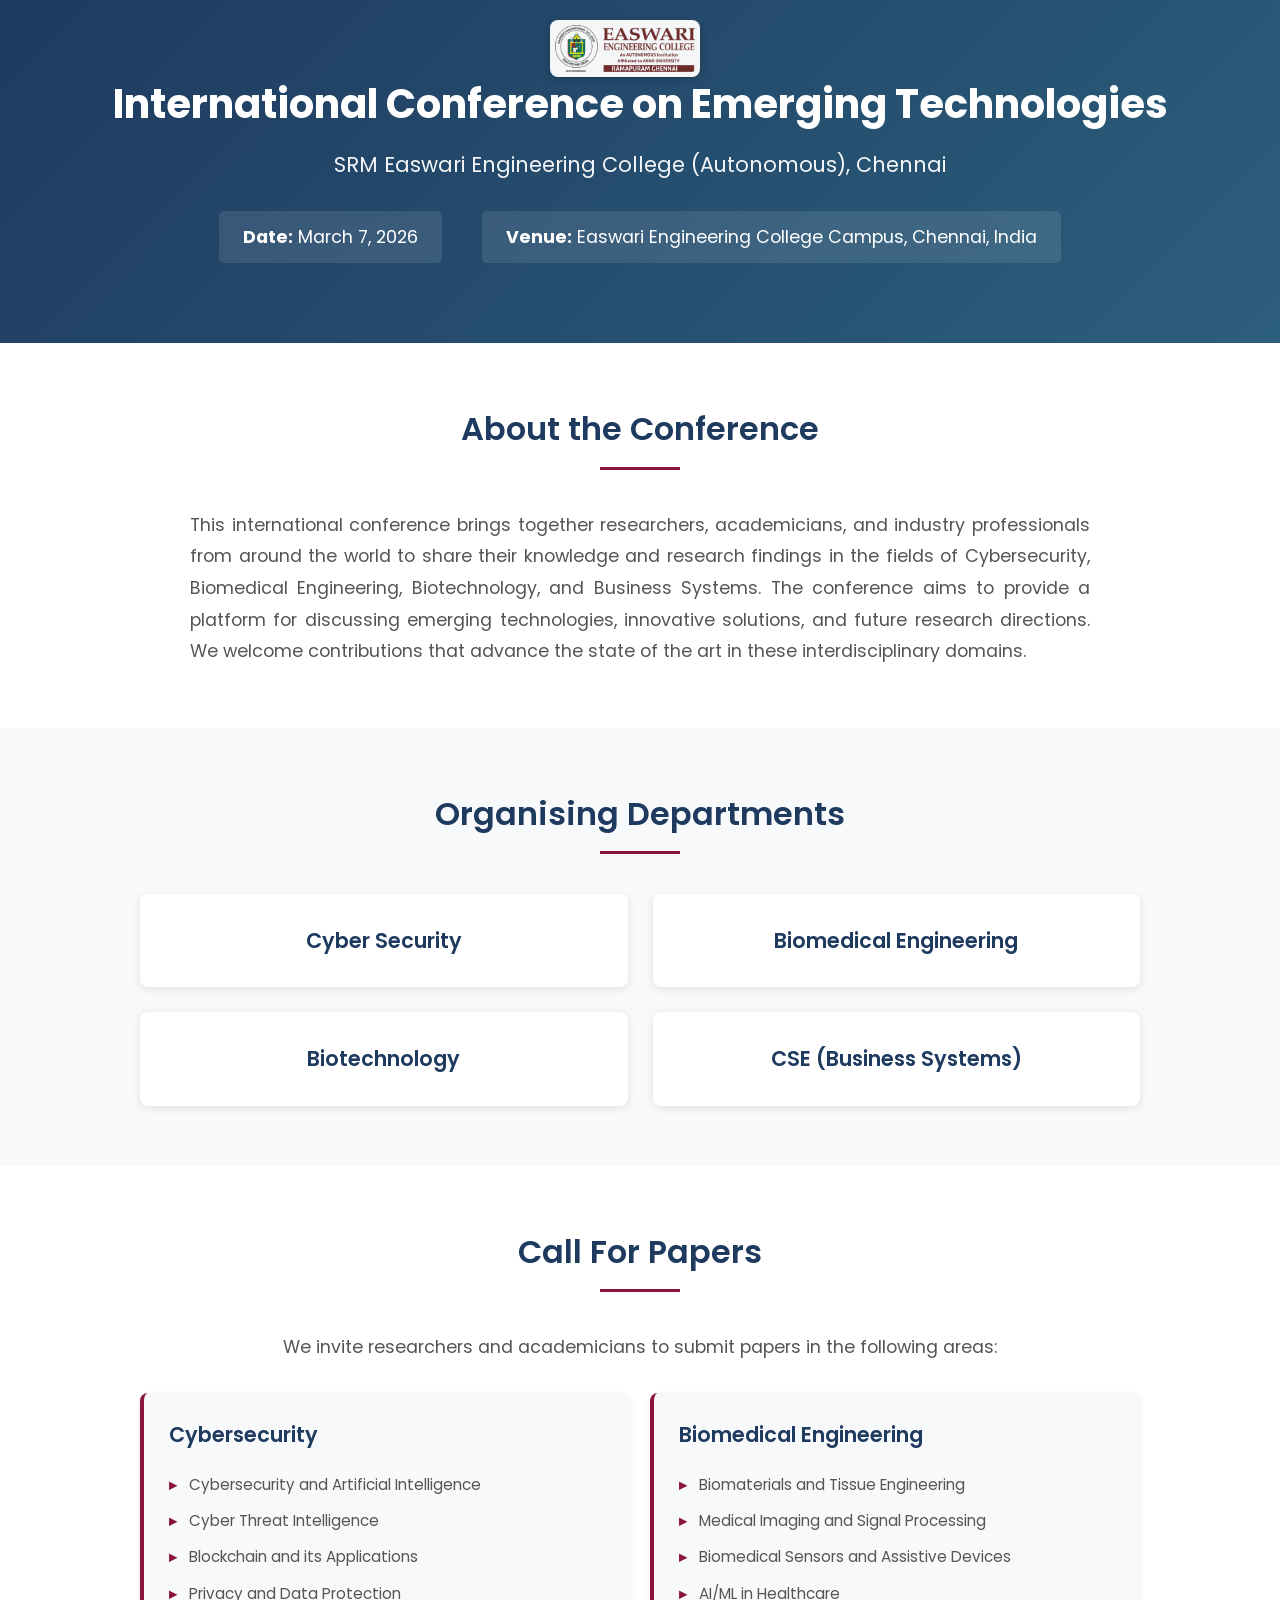
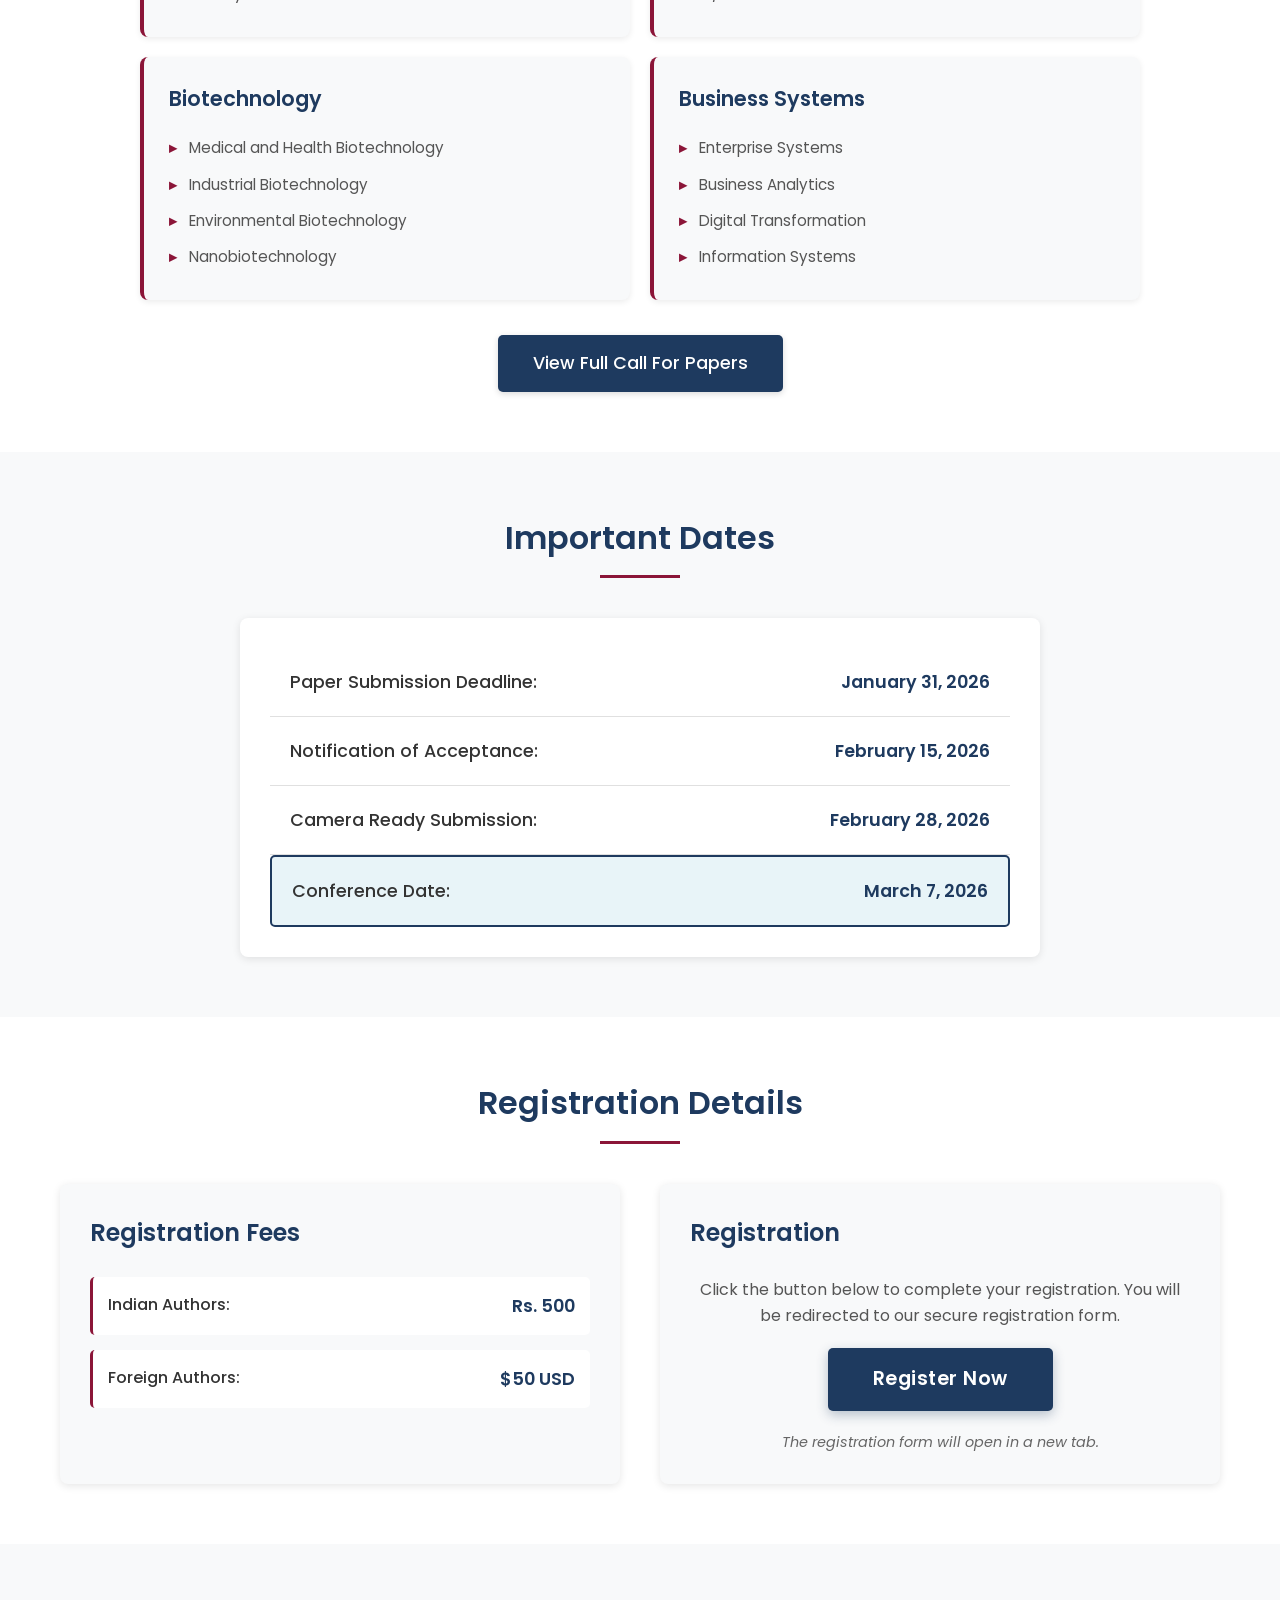
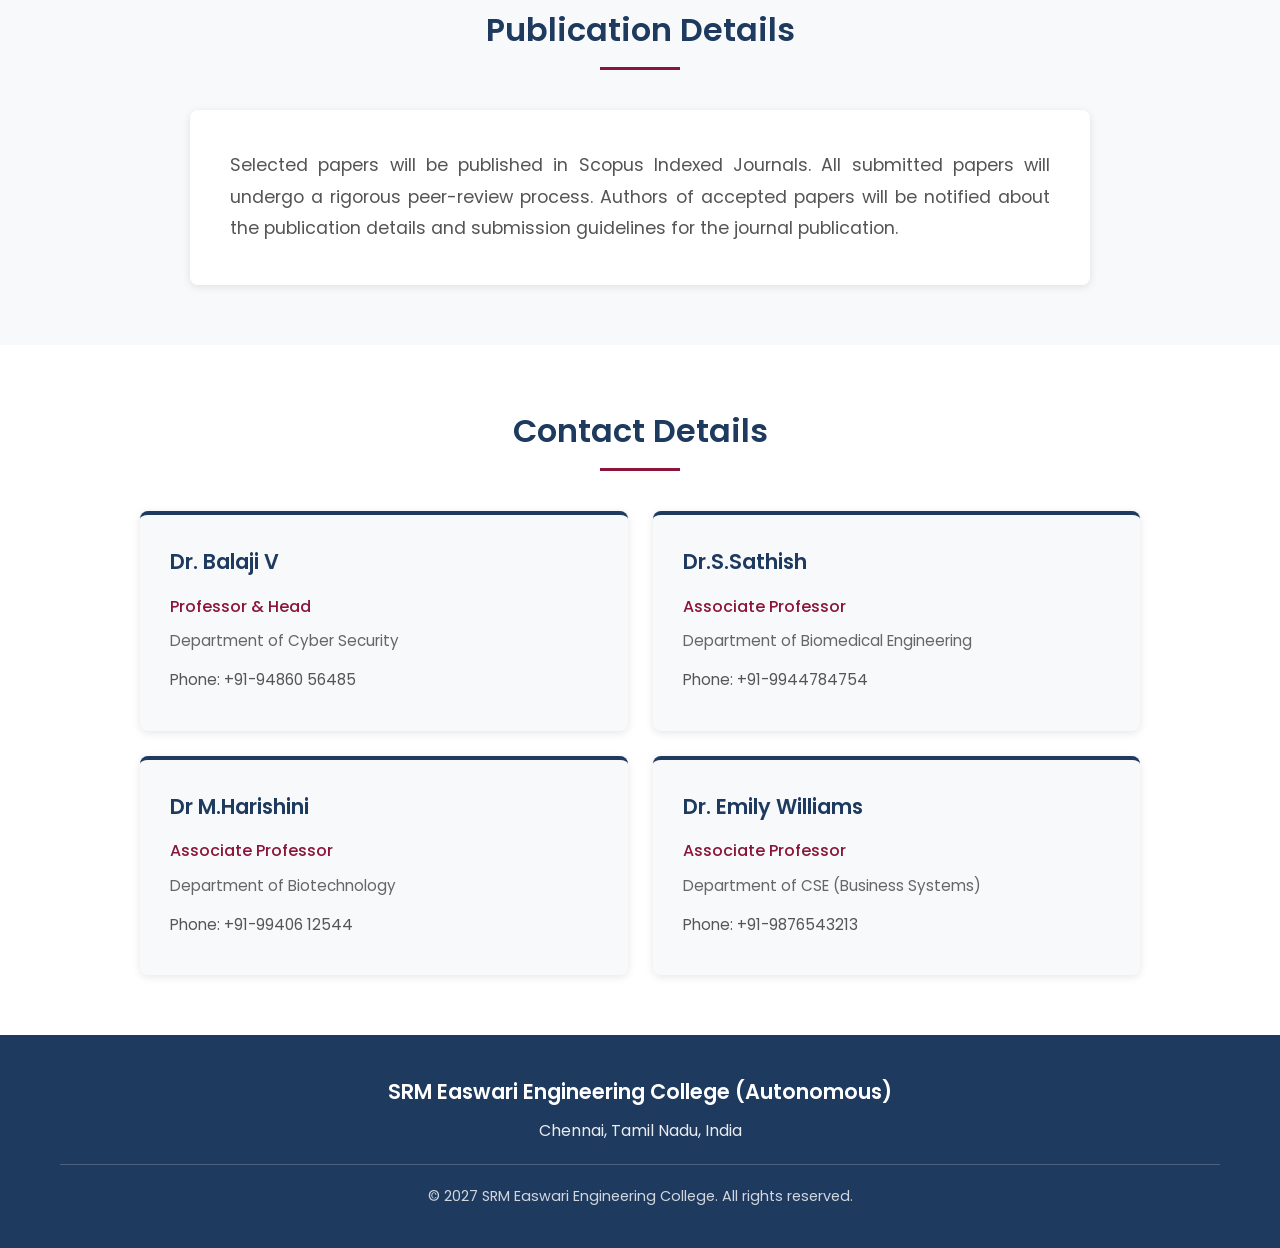
<file: index.html>
<!DOCTYPE html>
<html lang="en">
<head>
    <meta charset="UTF-8">
    <meta name="viewport" content="width=device-width, initial-scale=1.0">
    <title>International Conference - SRM Easwari Engineering College</title>
    <link rel="stylesheet" href="style.css">
    <link rel="preconnect" href="https://fonts.googleapis.com">
    <link rel="preconnect" href="https://fonts.gstatic.com" crossorigin>
    <link href="https://fonts.googleapis.com/css2?family=Poppins:wght@300;400;500;600;700&display=swap" rel="stylesheet">
</head>
<body>
    <!-- HERO SECTION -->
    <header class="hero">
        <div class="container">
            <!-- Replace "logo.png" with your actual logo file path -->
            <div class="logo-container">
                <img src="logo.png" alt="SRM Easwari Engineering College Logo" class="college-logo">
            </div>
            <h1 class="hero-title">International Conference on Emerging Technologies</h1>
            <p class="college-name">SRM Easwari Engineering College (Autonomous), Chennai</p>
            <div class="hero-details">
                <p class="conference-date"><strong>Date:</strong> March 7, 2026</p>
                <p class="conference-venue"><strong>Venue:</strong> Easwari Engineering College Campus, Chennai, India</p>
            </div>
        </div>
    </header>

    <!-- ABOUT THE CONFERENCE -->
    <section class="about" id="about">
        <div class="container">
            <h2 class="section-title">About the Conference</h2>
            <p class="about-text">
                This international conference brings together researchers, academicians, and industry professionals 
                from around the world to share their knowledge and research findings in the fields of Cybersecurity, 
                Biomedical Engineering, Biotechnology, and Business Systems. The conference aims to provide a platform 
                for discussing emerging technologies, innovative solutions, and future research directions. We welcome 
                contributions that advance the state of the art in these interdisciplinary domains.
            </p>
        </div>
    </section>

    <!-- ORGANISING DEPARTMENTS -->
    <section class="departments" id="departments">
        <div class="container">
            <h2 class="section-title">Organising Departments</h2>
            <div class="departments-grid">
                <div class="department-card">
                    <h3>Cyber Security</h3>
                </div>
                <div class="department-card">
                    <h3>Biomedical Engineering</h3>
                </div>
                <div class="department-card">
                    <h3>Biotechnology</h3>
                </div>
                <div class="department-card">
                    <h3>CSE (Business Systems)</h3>
                </div>
            </div>
        </div>
    </section>

    <!-- CONFERENCE THEMES -->
    <section class="themes" id="themes">
        <div class="container">
            <h2 class="section-title">Call For Papers</h2>
            <div class="themes-preview">
                <p class="themes-intro">We invite researchers and academicians to submit papers in the following areas:</p>
                <div class="themes-preview-grid">
                    <div class="theme-preview-card">
                        <h3>Cybersecurity</h3>
                        <ul>
                            <li>Cybersecurity and Artificial Intelligence</li>
                            <li>Cyber Threat Intelligence</li>
                            <li>Blockchain and its Applications</li>
                            <li>Privacy and Data Protection</li>
                        </ul>
                    </div>
                    <div class="theme-preview-card">
                        <h3>Biomedical Engineering</h3>
                        <ul>
                            <li>Biomaterials and Tissue Engineering</li>
                            <li>Medical Imaging and Signal Processing</li>
                            <li>Biomedical Sensors and Assistive Devices</li>
                            <li>AI/ML in Healthcare</li>
                        </ul>
                    </div>
                    <div class="theme-preview-card">
                        <h3>Biotechnology</h3>
                        <ul>
                            <li>Medical and Health Biotechnology</li>
                            <li>Industrial Biotechnology</li>
                            <li>Environmental Biotechnology</li>
                            <li>Nanobiotechnology</li>
                        </ul>
                    </div>
                    <div class="theme-preview-card">
                        <h3>Business Systems</h3>
                        <ul>
                            <li>Enterprise Systems</li>
                            <li>Business Analytics</li>
                            <li>Digital Transformation</li>
                            <li>Information Systems</li>
                        </ul>
                    </div>
                </div>
                <div class="themes-button-container">
                    <a href="call-for-papers.html" class="btn-view-full">View Full Call For Papers</a>
                </div>
            </div>
        </div>
    </section>

    <!-- IMPORTANT DATES -->
    <section class="important-dates" id="dates">
        <div class="container">
            <h2 class="section-title">Important Dates</h2>
            <div class="dates-table">
                <div class="date-item">
                    <span class="date-label">Paper Submission Deadline:</span>
                    <span class="date-value">January 31, 2026</span>
                </div>
                <div class="date-item">
                    <span class="date-label">Notification of Acceptance:</span>
                    <span class="date-value">February 15, 2026</span>
                </div>
                <div class="date-item">
                    <span class="date-label">Camera Ready Submission:</span>
                    <span class="date-value">February 28, 2026</span>
                </div>
                <div class="date-item highlight">
                    <span class="date-label">Conference Date:</span>
                    <span class="date-value">March 7, 2026</span>
                </div>
            </div>
        </div>
    </section>

    <!-- REGISTRATION DETAILS -->
    <section class="registration" id="registration">
        <div class="container">
            <h2 class="section-title">Registration Details</h2>
            <div class="registration-content">
                <div class="registration-fees">
                    <h3>Registration Fees</h3>
                    <div class="fees-table">
                        <div class="fee-item">
                            <span class="fee-label">Indian Authors:</span>
                            <span class="fee-value">Rs. 500</span>
                        </div>
                        <div class="fee-item">
                            <span class="fee-label">Foreign Authors:</span>
                            <span class="fee-value">$50 USD</span>
                        </div>
                    </div>
                </div>
                <div class="registration-form">
                    <h3>Registration</h3>
                    <div class="register-cta">
                        <p class="register-intro">Click the button below to complete your registration. You will be redirected to our secure registration form.</p>
                        <!-- Replace the href below with your actual Google Form link -->
                        <a href="https://docs.google.com/forms/d/e/1FAIpQLSdExample/viewform" target="_blank" class="btn-register">Register Now</a>
                        <p class="register-note">The registration form will open in a new tab.</p>
                    </div>
                </div>
            </div>
        </div>
    </section>

    <!-- PUBLICATION DETAILS -->
    <section class="publication" id="publication">
        <div class="container">
            <h2 class="section-title">Publication Details</h2>
            <div class="publication-content">
                <p class="publication-text">
                    Selected papers will be published in Scopus Indexed Journals. All submitted papers will undergo 
                    a rigorous peer-review process. Authors of accepted papers will be notified about the publication 
                    details and submission guidelines for the journal publication.
                </p>
            </div>
        </div>
    </section>

    <!-- CONTACT DETAILS -->
    <section class="contact" id="contact">
        <div class="container">
            <h2 class="section-title">Contact Details</h2>
            <div class="contact-grid">
                <div class="contact-card">
                    <h3>Dr. Balaji V</h3>
                    <p class="designation">Professor & Head</p>
                    <p class="department">Department of Cyber Security</p>
                    <p class="phone">Phone: +91-94860 56485</p>
                </div>
                <div class="contact-card">
                    <h3>Dr.S.Sathish</h3>
                    <p class="designation">Associate Professor</p>
                    <p class="department">Department of Biomedical Engineering</p>
                    <p class="phone">Phone: +91-9944784754</p>
                    
                </div>
                <div class="contact-card">
                    <h3>Dr M.Harishini</h3>
                    <p class="designation">Associate Professor</p>
                    <p class="department">Department of Biotechnology</p>
                    <p class="phone">Phone: +91-99406 12544</p>
                    
                </div>
                <div class="contact-card">
                    <h3>Dr. Emily Williams</h3>
                    <p class="designation">Associate Professor</p>
                    <p class="department">Department of CSE (Business Systems)</p>
                    <p class="phone">Phone: +91-9876543213</p>
                    
                </div>
            </div>
        </div>
    </section>

    <!-- FOOTER -->
    <footer class="footer">
        <div class="container">
            <div class="footer-content">
                <div class="footer-info">
                    <h3>SRM Easwari Engineering College (Autonomous)</h3>
                    <p>Chennai, Tamil Nadu, India</p>
                </div>
                <div class="footer-copyright">
                    <p>&copy; 2027 SRM Easwari Engineering College. All rights reserved.</p>
                </div>
            </div>
        </div>
    </footer>

    <script src="script.js"></script>
</body>
</html>
</file>
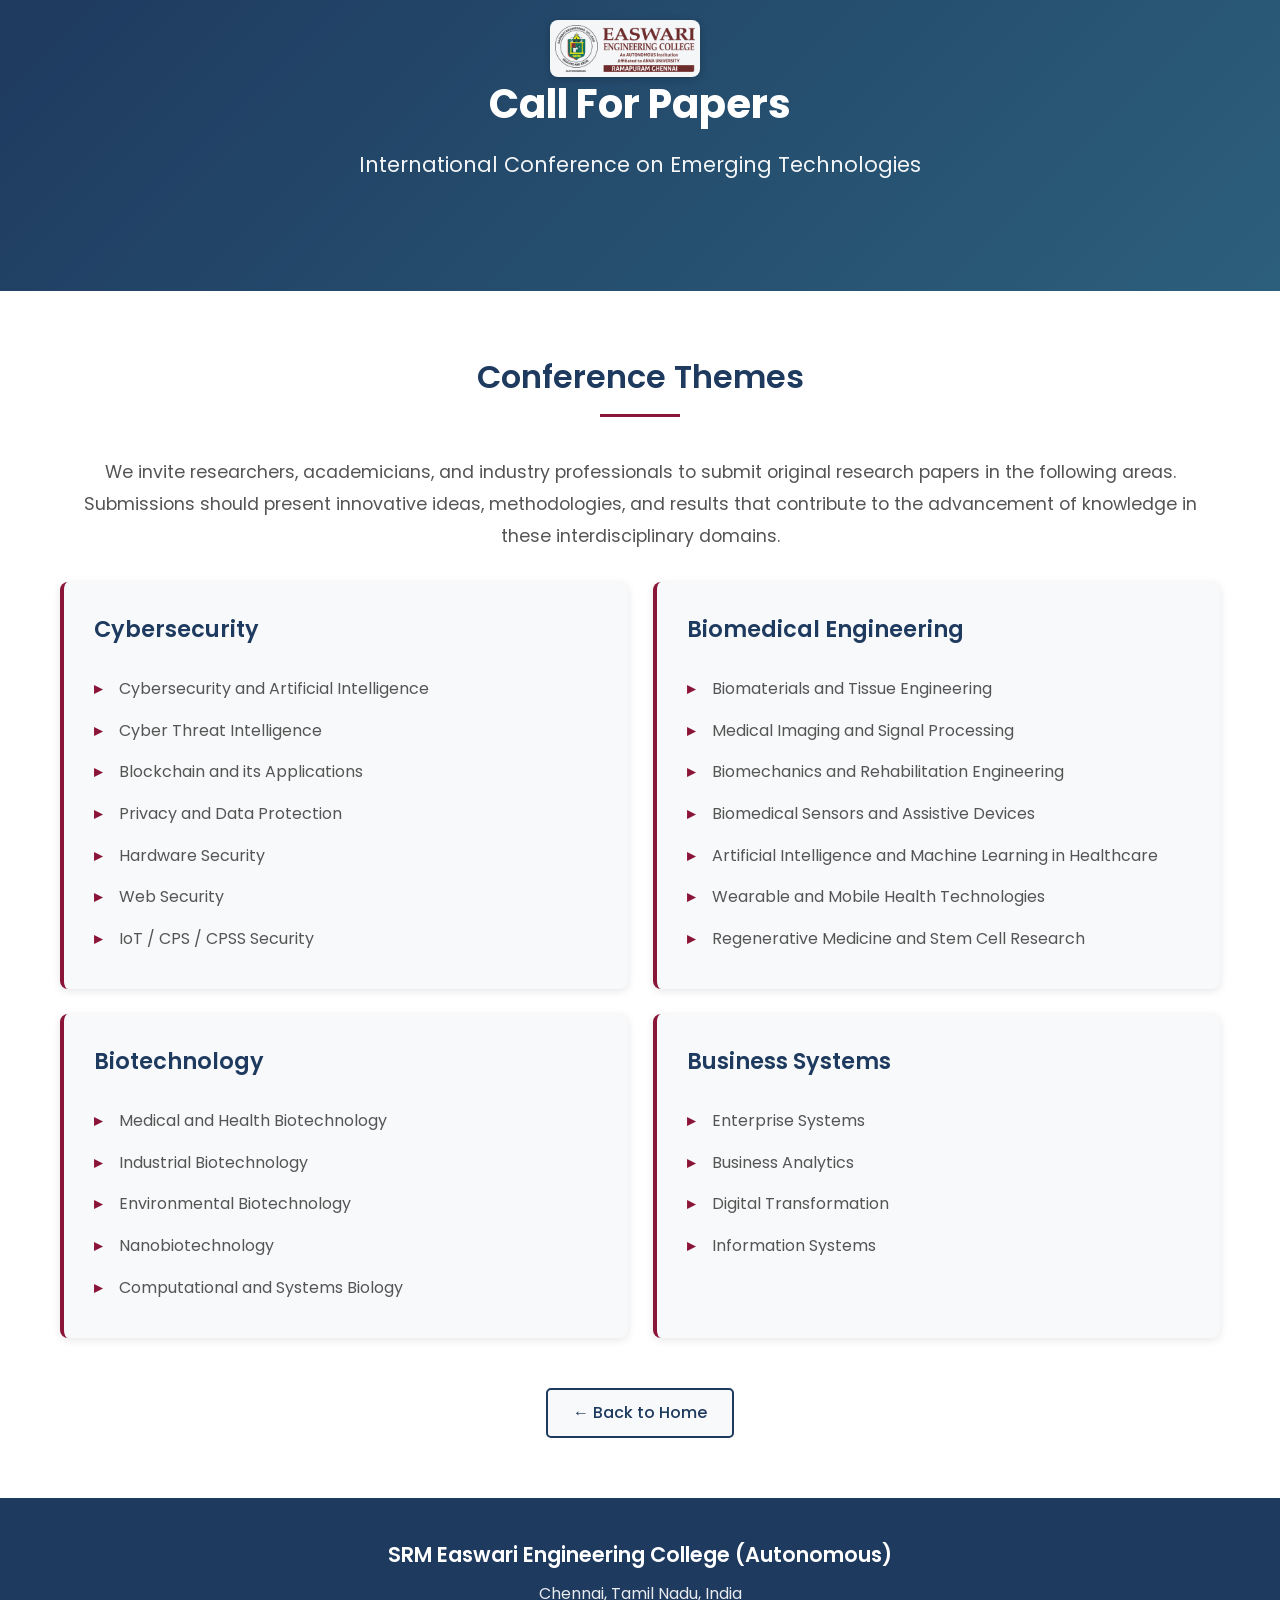
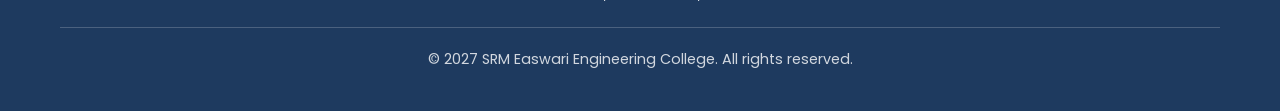
<file: call-for-papers.html>
<!DOCTYPE html>
<html lang="en">
<head>
    <meta charset="UTF-8">
    <meta name="viewport" content="width=device-width, initial-scale=1.0">
    <title>Call For Papers - International Conference</title>
    <link rel="stylesheet" href="style.css">
    <link rel="preconnect" href="https://fonts.googleapis.com">
    <link rel="preconnect" href="https://fonts.gstatic.com" crossorigin>
    <link href="https://fonts.googleapis.com/css2?family=Poppins:wght@300;400;500;600;700&display=swap" rel="stylesheet">
</head>
<body>
    <!-- HERO SECTION -->
    <header class="hero">
        <div class="container">
            <div class="logo-container">
                <img src="logo.png" alt="SRM Easwari Engineering College Logo" class="college-logo">
            </div>
            <h1 class="hero-title">Call For Papers</h1>
            <p class="college-name">International Conference on Emerging Technologies</p>
        </div>
    </header>

    <!-- FULL CALL FOR PAPERS -->
    <section class="themes" id="themes">
        <div class="container">
            <h2 class="section-title">Conference Themes</h2>
            <p class="themes-intro">
                We invite researchers, academicians, and industry professionals to submit original research papers 
                in the following areas. Submissions should present innovative ideas, methodologies, and results 
                that contribute to the advancement of knowledge in these interdisciplinary domains.
            </p>
            <div class="themes-grid">
                <div class="theme-card">
                    <h3>Cybersecurity</h3>
                    <ul>
                        <li>Cybersecurity and Artificial Intelligence</li>
                        <li>Cyber Threat Intelligence</li>
                        <li>Blockchain and its Applications</li>
                        <li>Privacy and Data Protection</li>
                        <li>Hardware Security</li>
                        <li>Web Security</li>
                        <li>IoT / CPS / CPSS Security</li>
                    </ul>
                </div>
                <div class="theme-card">
                    <h3>Biomedical Engineering</h3>
                    <ul>
                        <li>Biomaterials and Tissue Engineering</li>
                        <li>Medical Imaging and Signal Processing</li>
                        <li>Biomechanics and Rehabilitation Engineering</li>
                        <li>Biomedical Sensors and Assistive Devices</li>
                        <li>Artificial Intelligence and Machine Learning in Healthcare</li>
                        <li>Wearable and Mobile Health Technologies</li>
                        <li>Regenerative Medicine and Stem Cell Research</li>
                    </ul>
                </div>
                <div class="theme-card">
                    <h3>Biotechnology</h3>
                    <ul>
                        <li>Medical and Health Biotechnology</li>
                        <li>Industrial Biotechnology</li>
                        <li>Environmental Biotechnology</li>
                        <li>Nanobiotechnology</li>
                        <li>Computational and Systems Biology</li>
                    </ul>
                </div>
                <div class="theme-card">
                    <h3>Business Systems</h3>
                    <ul>
                        <li>Enterprise Systems</li>
                        <li>Business Analytics</li>
                        <li>Digital Transformation</li>
                        <li>Information Systems</li>
                    </ul>
                </div>
            </div>
            <div class="themes-button-container">
                <a href="index.html" class="back-to-home">← Back to Home</a>
            </div>
        </div>
    </section>

    <!-- FOOTER -->
    <footer class="footer">
        <div class="container">
            <div class="footer-content">
                <div class="footer-info">
                    <h3>SRM Easwari Engineering College (Autonomous)</h3>
                    <p>Chennai, Tamil Nadu, India</p>
                </div>
                <div class="footer-copyright">
                    <p>&copy; 2027 SRM Easwari Engineering College. All rights reserved.</p>
                </div>
            </div>
        </div>
    </footer>

    <script src="script.js"></script>
</body>
</html>
</file>
<file: style.css>
/* ============================================
   RESET & BASE STYLES
   ============================================ */

* {
    margin: 0;
    padding: 0;
    box-sizing: border-box;
}

body {
    font-family: 'Poppins', sans-serif;
    line-height: 1.6;
    color: #333;
    background-color: #f8f9fa;
}

.container {
    max-width: 1200px;
    margin: 0 auto;
    padding: 0 20px;
}

/* ============================================
   HERO SECTION
   ============================================ */

.hero {
    background: linear-gradient(135deg, #1e3a5f 0%, #2c5f7c 100%);
    color: white;
    padding: 80px 20px;
    text-align: center;
    position: relative;
}

.logo-container {
    position: absolute;
    top: 20px;
    left: 50%;
    transform: translateX(-60%);
    z-index: 10;
}

.college-logo {
    max-width: 150px;
    max-height: 120px;
    width: auto;
    height: auto;
    object-fit: contain;
    background-color: rgba(255, 255, 255, 0.95);
    padding: 5px;
    border-radius: 8px;
    box-shadow: 0 2px 8px rgba(0, 0, 0, 0.2);
}

.hero-title {
    font-size: 2.5rem;
    font-weight: 700;
    margin-bottom: 20px;
    line-height: 1.2;
}

.college-name {
    font-size: 1.3rem;
    font-weight: 400;
    margin-bottom: 30px;
    opacity: 0.95;
}

.hero-details {
    display: flex;
    justify-content: center;
    gap: 40px;
    flex-wrap: wrap;
    margin-top: 30px;
}

.hero-details p {
    font-size: 1.1rem;
    background: rgba(255, 255, 255, 0.1);
    padding: 12px 24px;
    border-radius: 5px;
}

/* ============================================
   SECTION STYLES
   ============================================ */

section {
    padding: 60px 20px;
}

.section-title {
    font-size: 2rem;
    font-weight: 600;
    color: #1e3a5f;
    text-align: center;
    margin-bottom: 40px;
    position: relative;
    padding-bottom: 15px;
}

.section-title::after {
    content: '';
    position: absolute;
    bottom: 0;
    left: 50%;
    transform: translateX(-50%);
    width: 80px;
    height: 3px;
    background-color: #8b1538;
}

/* ============================================
   ABOUT SECTION
   ============================================ */

.about {
    background-color: #ffffff;
}

.about-text {
    font-size: 1.1rem;
    line-height: 1.8;
    color: #555;
    text-align: justify;
    max-width: 900px;
    margin: 0 auto;
}

/* ============================================
   DEPARTMENTS SECTION
   ============================================ */

.departments {
    background-color: #f8f9fa;
}

.departments-grid {
    display: grid;
    grid-template-columns: repeat(2, 1fr);
    gap: 25px;
    max-width: 1000px;
    margin: 0 auto;
}

.department-card {
    background-color: #ffffff;
    padding: 30px;
    border-radius: 8px;
    text-align: center;
    box-shadow: 0 2px 8px rgba(0, 0, 0, 0.1);
    transition: transform 0.3s ease, box-shadow 0.3s ease;
}

.department-card:hover {
    transform: translateY(-5px);
    box-shadow: 0 4px 12px rgba(0, 0, 0, 0.15);
}

.department-card h3 {
    font-size: 1.3rem;
    color: #1e3a5f;
    font-weight: 600;
}

/* ============================================
   THEMES SECTION (Call For Papers Preview)
   ============================================ */

.themes {
    background-color: #ffffff;
}

.themes-preview {
    max-width: 1000px;
    margin: 0 auto;
}

.themes-intro {
    font-size: 1.1rem;
    color: #555;
    text-align: center;
    margin-bottom: 30px;
    line-height: 1.8;
}

.themes-preview-grid {
    display: grid;
    grid-template-columns: repeat(2, 1fr);
    gap: 20px;
    margin-bottom: 35px;
}

.theme-preview-card {
    background-color: #f8f9fa;
    padding: 25px;
    border-radius: 8px;
    border-left: 4px solid #8b1538;
    box-shadow: 0 2px 6px rgba(0, 0, 0, 0.08);
}

.theme-preview-card h3 {
    font-size: 1.3rem;
    color: #1e3a5f;
    margin-bottom: 15px;
    font-weight: 600;
}

.theme-preview-card ul {
    list-style: none;
    padding-left: 0;
}

.theme-preview-card ul li {
    padding: 6px 0;
    padding-left: 20px;
    position: relative;
    color: #555;
    font-size: 0.95rem;
}

.theme-preview-card ul li::before {
    content: '▸';
    position: absolute;
    left: 0;
    color: #8b1538;
    font-weight: bold;
}

.themes-button-container {
    text-align: center;
    margin-top: 30px;
}

.btn-view-full {
    display: inline-block;
    padding: 14px 35px;
    background-color: #1e3a5f;
    color: white;
    text-decoration: none;
    border-radius: 5px;
    font-weight: 500;
    font-size: 1.1rem;
    transition: background-color 0.3s ease, transform 0.2s ease;
    box-shadow: 0 2px 6px rgba(0, 0, 0, 0.15);
}

.btn-view-full:hover {
    background-color: #2c5f7c;
    transform: translateY(-2px);
    box-shadow: 0 4px 10px rgba(0, 0, 0, 0.2);
}

/* Full Call For Papers page styles */
.themes-grid {
    display: grid;
    grid-template-columns: repeat(2, 1fr);
    gap: 25px;
    max-width: 1200px;
    margin: 0 auto;
}

.theme-card {
    background-color: #f8f9fa;
    padding: 30px;
    border-radius: 8px;
    border-left: 4px solid #8b1538;
    box-shadow: 0 2px 8px rgba(0, 0, 0, 0.1);
}

.theme-card h3 {
    font-size: 1.4rem;
    color: #1e3a5f;
    margin-bottom: 20px;
    font-weight: 600;
}

.theme-card ul {
    list-style: none;
    padding-left: 0;
}

.theme-card ul li {
    padding: 8px 0;
    padding-left: 25px;
    position: relative;
    color: #555;
}

.theme-card ul li::before {
    content: '▸';
    position: absolute;
    left: 0;
    color: #8b1538;
    font-weight: bold;
}

.back-to-home {
    display: inline-block;
    margin-top: 20px;
    padding: 10px 25px;
    background-color: #f8f9fa;
    color: #1e3a5f;
    text-decoration: none;
    border-radius: 5px;
    font-weight: 500;
    border: 2px solid #1e3a5f;
    transition: all 0.3s ease;
}

.back-to-home:hover {
    background-color: #1e3a5f;
    color: white;
}

/* ============================================
   IMPORTANT DATES SECTION
   ============================================ */

.important-dates {
    background-color: #f8f9fa;
}

.dates-table {
    max-width: 800px;
    margin: 0 auto;
    background-color: #ffffff;
    border-radius: 8px;
    padding: 30px;
    box-shadow: 0 2px 8px rgba(0, 0, 0, 0.1);
}

.date-item {
    display: flex;
    justify-content: space-between;
    align-items: center;
    padding: 20px;
    border-bottom: 1px solid #e0e0e0;
    flex-wrap: wrap;
    gap: 10px;
}

.date-item:last-child {
    border-bottom: none;
}

.date-item.highlight {
    background-color: #e8f4f8;
    border-radius: 5px;
    border: 2px solid #1e3a5f;
}

.date-label {
    font-weight: 500;
    color: #333;
    font-size: 1.1rem;
}

.date-value {
    font-weight: 600;
    color: #1e3a5f;
    font-size: 1.1rem;
}

/* ============================================
   REGISTRATION SECTION
   ============================================ */

.registration {
    background-color: #ffffff;
}

.registration-content {
    display: grid;
    grid-template-columns: 1fr 1fr;
    gap: 40px;
    max-width: 1200px;
    margin: 0 auto;
}

.registration-fees {
    background-color: #f8f9fa;
    padding: 30px;
    border-radius: 8px;
    box-shadow: 0 2px 8px rgba(0, 0, 0, 0.1);
}

.registration-fees h3,
.registration-form h3 {
    font-size: 1.5rem;
    color: #1e3a5f;
    margin-bottom: 25px;
    font-weight: 600;
}

.fees-table {
    display: flex;
    flex-direction: column;
    gap: 15px;
}

.fee-item {
    display: flex;
    justify-content: space-between;
    padding: 15px;
    background-color: #ffffff;
    border-radius: 5px;
    border-left: 3px solid #8b1538;
}

.fee-label {
    font-weight: 500;
    color: #333;
}

.fee-value {
    font-weight: 600;
    color: #1e3a5f;
    font-size: 1.1rem;
}

.registration-form {
    background-color: #f8f9fa;
    padding: 30px;
    border-radius: 8px;
    box-shadow: 0 2px 8px rgba(0, 0, 0, 0.1);
}

.register-cta {
    text-align: center;
    display: flex;
    flex-direction: column;
    align-items: center;
    gap: 20px;
}

.register-intro {
    font-size: 1rem;
    color: #555;
    line-height: 1.6;
    margin: 0;
    max-width: 500px;
}

.btn-register {
    display: inline-block;
    padding: 16px 45px;
    background-color: #1e3a5f;
    color: white;
    text-decoration: none;
    border-radius: 5px;
    font-weight: 600;
    font-size: 1.2rem;
    transition: background-color 0.3s ease, transform 0.2s ease, box-shadow 0.3s ease;
    box-shadow: 0 4px 12px rgba(30, 58, 95, 0.3);
    letter-spacing: 0.5px;
}

.btn-register:hover {
    background-color: #2c5f7c;
    transform: translateY(-2px);
    box-shadow: 0 6px 16px rgba(30, 58, 95, 0.4);
}

.btn-register:active {
    transform: translateY(0);
}

.register-note {
    font-size: 0.9rem;
    color: #666;
    margin: 0;
    font-style: italic;
}

/* ============================================
   PUBLICATION SECTION
   ============================================ */

.publication {
    background-color: #f8f9fa;
}

.publication-content {
    max-width: 900px;
    margin: 0 auto;
    background-color: #ffffff;
    padding: 40px;
    border-radius: 8px;
    box-shadow: 0 2px 8px rgba(0, 0, 0, 0.1);
}

.publication-text {
    font-size: 1.1rem;
    line-height: 1.8;
    color: #555;
    text-align: justify;
}

/* ============================================
   CONTACT SECTION
   ============================================ */

.contact {
    background-color: #ffffff;
}

.contact-grid {
    display: grid;
    grid-template-columns: repeat(2, 1fr);
    gap: 25px;
    max-width: 1000px;
    margin: 0 auto;
}

.contact-card {
    background-color: #f8f9fa;
    padding: 30px;
    border-radius: 8px;
    box-shadow: 0 2px 8px rgba(0, 0, 0, 0.1);
    border-top: 4px solid #1e3a5f;
}

.contact-card h3 {
    font-size: 1.3rem;
    color: #1e3a5f;
    margin-bottom: 15px;
    font-weight: 600;
}

.contact-card .designation {
    font-weight: 500;
    color: #8b1538;
    margin-bottom: 10px;
}

.contact-card .department {
    color: #666;
    margin-bottom: 15px;
    font-size: 0.95rem;
}

.contact-card .phone,
.contact-card .email {
    color: #555;
    margin-bottom: 8px;
    font-size: 0.95rem;
}

.contact-card .email {
    word-break: break-word;
}

/* ============================================
   FOOTER
   ============================================ */

.footer {
    background-color: #1e3a5f;
    color: white;
    padding: 40px 20px;
}

.footer-content {
    text-align: center;
}

.footer-info h3 {
    font-size: 1.3rem;
    margin-bottom: 10px;
    font-weight: 600;
}

.footer-info p {
    font-size: 1rem;
    opacity: 0.9;
    margin-bottom: 20px;
}

.footer-copyright {
    margin-top: 20px;
    padding-top: 20px;
    border-top: 1px solid rgba(255, 255, 255, 0.2);
}

.footer-copyright p {
    font-size: 0.9rem;
    opacity: 0.8;
}

/* ============================================
   RESPONSIVE DESIGN
   ============================================ */

/* Tablet */
@media (max-width: 968px) {
    .hero-title {
        font-size: 2rem;
    }
    
    .college-name {
        font-size: 1.1rem;
    }
    
    .hero-details {
        flex-direction: column;
        gap: 15px;
    }
    
    .registration-content {
        grid-template-columns: 1fr;
    }
    
    .section-title {
        font-size: 1.7rem;
    }
    
    .logo-container {
        top: 15px;
        left: 15px;
    }
    
    .college-logo {
        max-width: 120px;
        max-height: 100px;
        padding: 8px;
    }
}

/* Mobile */
@media (max-width: 768px) {
    /* Hero Section - Mobile: Content-driven height, reduced padding */
    .hero {
        padding: 30px 20px 30px 20px;
        min-height: auto;
    }
    
    /* Logo - Mobile: Normal flow, centered, reduced gap, increased size */
    .logo-container {
        position: relative;
        top: 0;
        left: 0;
        transform: none;
        text-align: center;
        margin-bottom: 8px;
        padding: 0;
    }
    
    .college-logo {
        max-width: 140px;
        max-height: 115px;
        padding: 6px;
    }
    
    .hero-title {
        font-size: 1.7rem;
        margin-top: 0;
        margin-bottom: 15px;
    }
    
    .college-name {
        font-size: 1rem;
        margin-bottom: 20px;
    }
    
    /* Date & Venue - Mobile: Side by side (2 columns), centered content */
    .hero-details {
        display: grid;
        grid-template-columns: 1fr 1fr;
        gap: 12px;
        margin-top: 15px;
        justify-content: center;
    }
    
    .hero-details p {
        font-size: 0.9rem;
        padding: 12px 10px;
        margin: 0;
        text-align: center;
        display: flex;
        flex-direction: column;
        justify-content: center;
        align-items: center;
        min-height: 60px;
    }
    
    section {
        padding: 40px 20px;
    }
    
    .section-title {
        font-size: 1.5rem;
    }
    
    .about-text,
    .publication-text {
        font-size: 1rem;
        text-align: left;
    }
    
    /* Organising Departments - Mobile: 2×2 grid */
    .departments-grid {
        grid-template-columns: 1fr 1fr;
        gap: 15px;
    }
    
    .department-card {
        padding: 20px;
    }
    
    .department-card h3 {
        font-size: 1.1rem;
    }
    
    /* Call for Papers - Mobile: Maintain 2-column grid */
    .themes-preview-grid {
        grid-template-columns: 1fr 1fr;
        gap: 12px;
    }
    
    .theme-preview-card {
        padding: 18px;
    }
    
    .theme-preview-card h3 {
        font-size: 1.1rem;
        margin-bottom: 12px;
    }
    
    .theme-preview-card ul li {
        padding: 5px 0;
        padding-left: 22px;
        font-size: 0.85rem;
    }
    
    .themes-grid {
        grid-template-columns: 1fr;
    }
    
    .btn-view-full {
        padding: 12px 28px;
        font-size: 1rem;
    }
    
    .date-item {
        flex-direction: column;
        align-items: flex-start;
    }
    
    .date-label,
    .date-value {
        font-size: 1rem;
    }
    
    /* Registration Fees - Mobile: Side by side (2 columns) */
    .fees-table {
        display: grid;
        grid-template-columns: 1fr 1fr;
        gap: 12px;
    }
    
    .fee-item {
        flex-direction: column;
        gap: 8px;
        align-items: flex-start;
        padding: 12px;
        text-align: left;
    }
    
    .fee-label {
        font-size: 0.9rem;
    }
    
    .fee-value {
        font-size: 1rem;
    }
    
    /* Contact Details - Mobile: 2×2 grid */
    .contact-grid {
        grid-template-columns: 1fr 1fr;
        gap: 15px;
    }
    
    .contact-card {
        padding: 20px;
    }
    
    .contact-card h3 {
        font-size: 1.1rem;
        margin-bottom: 10px;
    }
    
    .contact-card .designation {
        font-size: 0.9rem;
        margin-bottom: 8px;
    }
    
    .contact-card .department {
        font-size: 0.85rem;
        margin-bottom: 10px;
    }
    
    .contact-card .phone,
    .contact-card .email {
        font-size: 0.85rem;
        margin-bottom: 5px;
    }
    
    /* Registration button - Mobile adjustments */
    .register-intro {
        font-size: 0.95rem;
    }
    
    .btn-register {
        padding: 14px 35px;
        font-size: 1.1rem;
    }
    
    .register-note {
        font-size: 0.85rem;
    }
}

/* Small Mobile */
@media (max-width: 480px) {
    .college-logo {
        max-width: 80px;
        max-height: 65px;
        padding: 5px;
    }
    
    .hero-title {
        font-size: 1.4rem;
    }
    
    .college-name {
        font-size: 0.9rem;
    }
    
    .section-title {
        font-size: 1.3rem;
    }
    
    .dates-table,
    .publication-content {
        padding: 20px;
    }
    
    .registration-fees,
    .registration-form {
        padding: 20px;
    }
}
</file>
